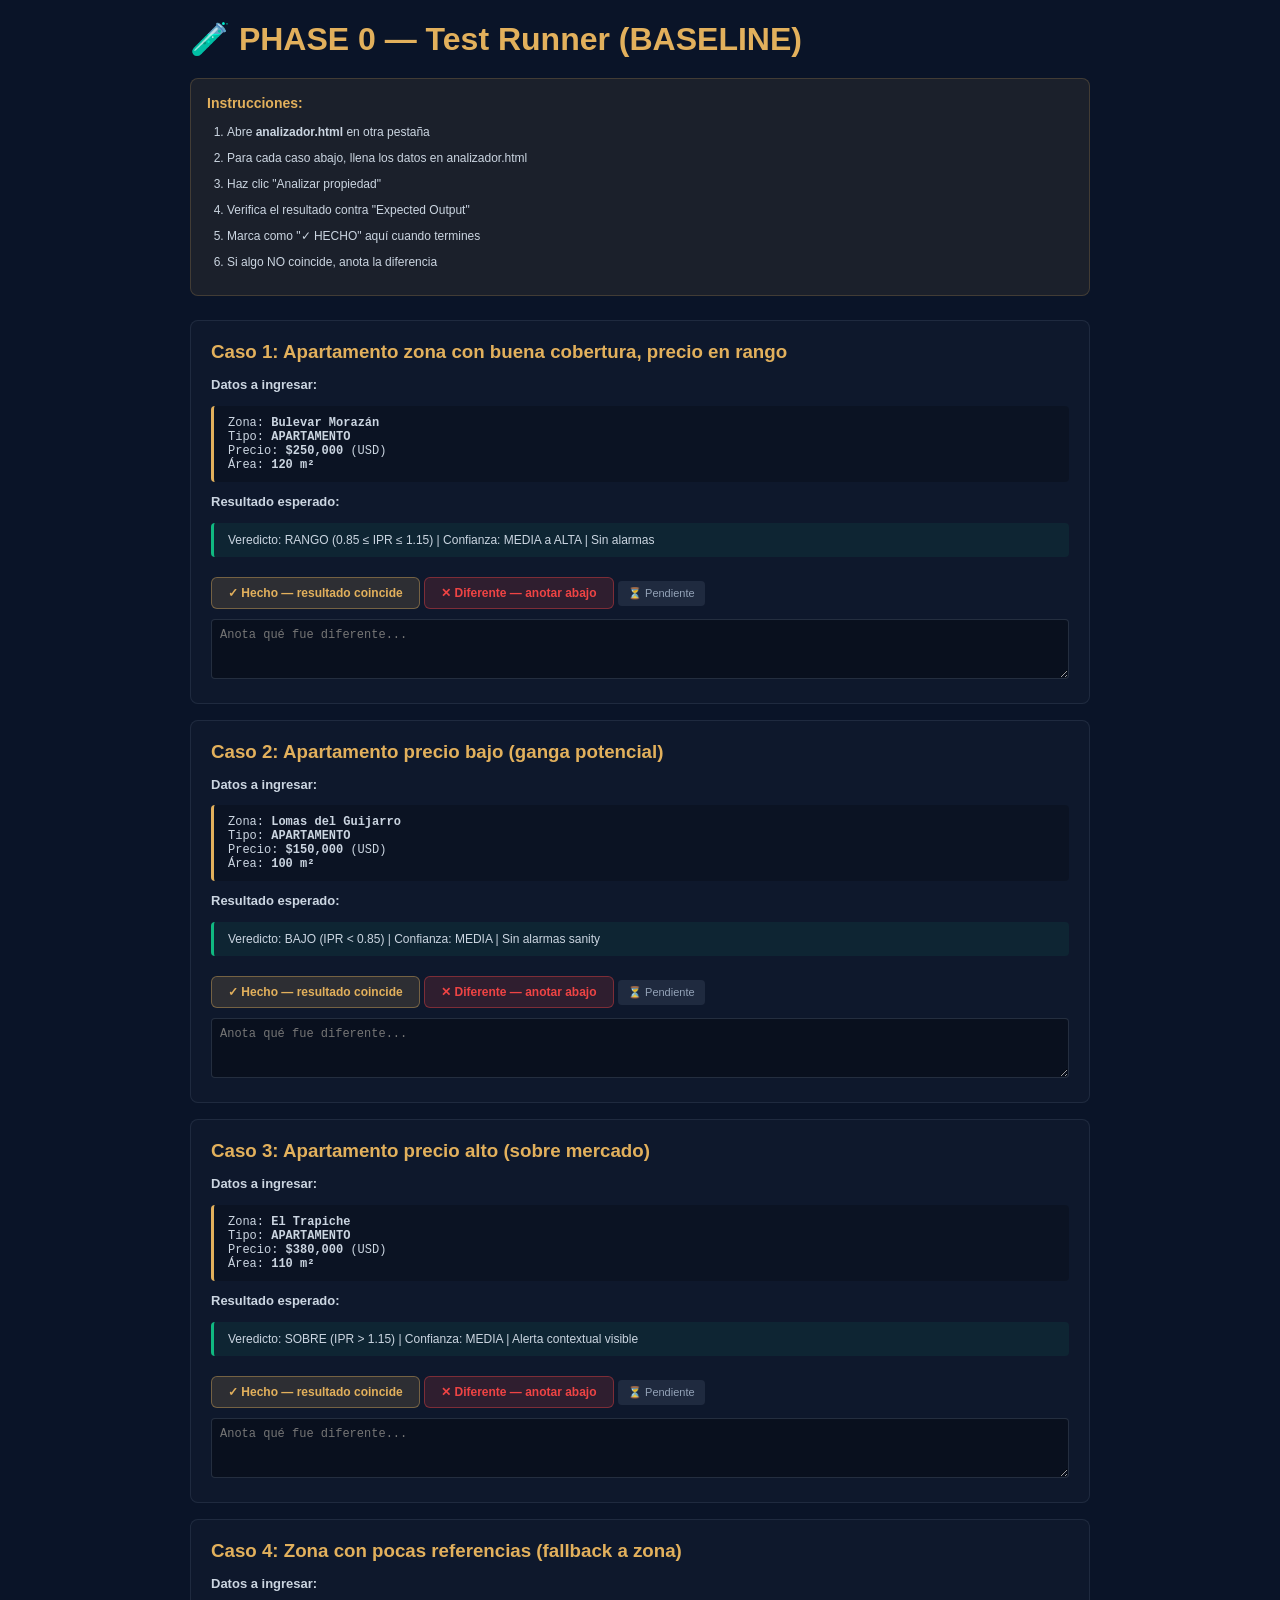
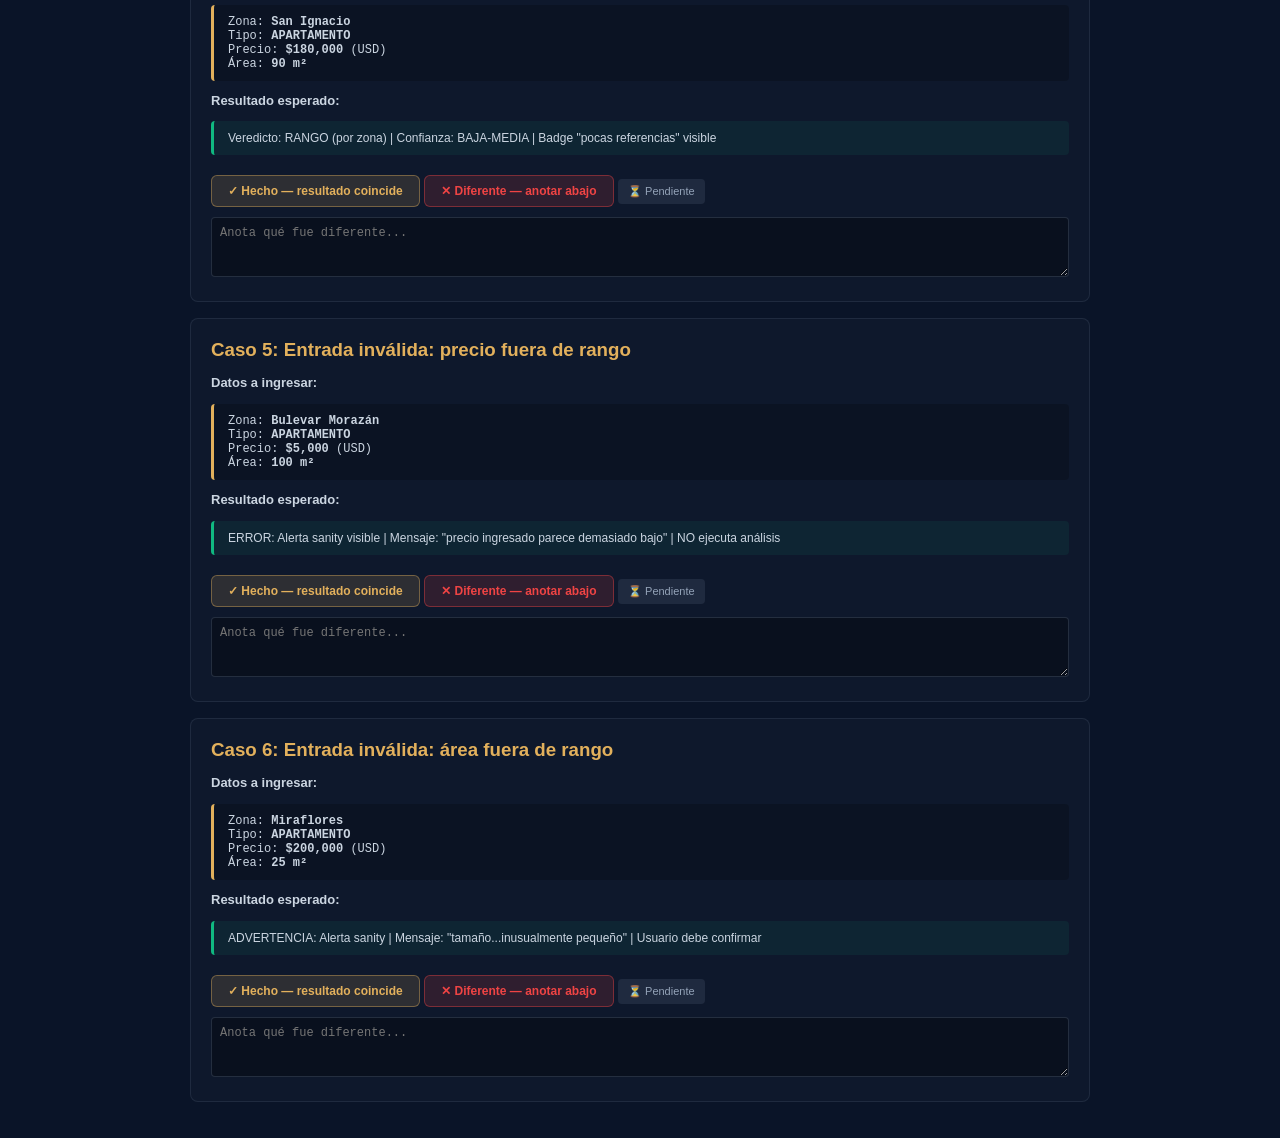
<file: test-runner.html>
<!DOCTYPE html>
<html lang="es">
<head>
  <meta charset="UTF-8">
  <meta name="viewport" content="width=device-width, initial-scale=1.0">
  <title>PHASE 0 — Test Runner</title>
  <style>
    * { margin: 0; padding: 0; box-sizing: border-box; }
    body {
      font-family: -apple-system, BlinkMacSystemFont, 'Segoe UI', Roboto, 'Helvetica Neue', Arial, sans-serif;
      background: #0a1428;
      color: #cbd5e1;
      padding: 20px;
    }
    .container { max-width: 900px; margin: 0 auto; }
    h1 { color: #e2b05c; margin-bottom: 20px; }
    .test-case {
      background: rgba(255,255,255,0.02);
      border: 1px solid rgba(100,116,139,0.2);
      border-radius: 8px;
      padding: 20px;
      margin-bottom: 16px;
    }
    .test-case h3 { color: #e2b05c; margin-bottom: 12px; }
    .test-case p { font-size: 13px; line-height: 1.6; margin-bottom: 8px; }
    .input-box {
      background: rgba(0,0,0,0.2);
      border-left: 3px solid #e2b05c;
      padding: 10px 14px;
      border-radius: 4px;
      font-family: 'Courier New', monospace;
      font-size: 12px;
      margin: 10px 0;
    }
    .expected-box {
      background: rgba(16,185,129,0.08);
      border-left: 3px solid #10b981;
      padding: 10px 14px;
      border-radius: 4px;
      font-size: 12px;
      margin: 10px 0;
    }
    .error-box {
      background: rgba(239,68,68,0.08);
      border-left: 3px solid #ef4444;
      padding: 10px 14px;
      border-radius: 4px;
      font-size: 12px;
      margin: 10px 0;
    }
    .instructions {
      background: rgba(226,176,92,0.08);
      border: 1px solid rgba(226,176,92,0.2);
      border-radius: 8px;
      padding: 16px;
      margin-bottom: 24px;
    }
    .instructions h2 { color: #e2b05c; font-size: 14px; margin-bottom: 12px; }
    .instructions ol { margin-left: 20px; }
    .instructions li { margin-bottom: 8px; font-size: 12px; line-height: 1.5; }
    button {
      background: rgba(226,176,92,0.15);
      border: 1px solid rgba(226,176,92,0.4);
      color: #e2b05c;
      padding: 8px 16px;
      border-radius: 6px;
      font-size: 12px;
      font-weight: 600;
      cursor: pointer;
      margin-top: 10px;
    }
    button:hover {
      background: rgba(226,176,92,0.25);
    }
    .status { font-size: 11px; margin-top: 8px; padding: 6px 10px; border-radius: 4px; display: inline-block; }
    .status.pending { background: rgba(100,116,139,0.2); color: #94a3b8; }
    .status.done { background: rgba(34,197,94,0.2); color: #4ade80; }
  </style>
</head>
<body>
  <div class="container">
    <h1>🧪 PHASE 0 — Test Runner (BASELINE)</h1>

    <div class="instructions">
      <h2>Instrucciones:</h2>
      <ol>
        <li>Abre <strong>analizador.html</strong> en otra pestaña</li>
        <li>Para cada caso abajo, llena los datos en analizador.html</li>
        <li>Haz clic "Analizar propiedad"</li>
        <li>Verifica el resultado contra "Expected Output"</li>
        <li>Marca como "✓ HECHO" aquí cuando termines</li>
        <li>Si algo NO coincide, anota la diferencia</li>
      </ol>
    </div>

    <div id="cases-container"></div>
  </div>

  <script>
    const TEST_CASES = [
      {
        id: 1,
        titulo: 'Apartamento zona con buena cobertura, precio en rango',
        input: { zona: 'Bulevar Morazán', tipo: 'APARTAMENTO', precio: 250000, area: 120, moneda: 'USD' },
        expected: 'Veredicto: RANGO (0.85 ≤ IPR ≤ 1.15) | Confianza: MEDIA a ALTA | Sin alarmas'
      },
      {
        id: 2,
        titulo: 'Apartamento precio bajo (ganga potencial)',
        input: { zona: 'Lomas del Guijarro', tipo: 'APARTAMENTO', precio: 150000, area: 100, moneda: 'USD' },
        expected: 'Veredicto: BAJO (IPR < 0.85) | Confianza: MEDIA | Sin alarmas sanity'
      },
      {
        id: 3,
        titulo: 'Apartamento precio alto (sobre mercado)',
        input: { zona: 'El Trapiche', tipo: 'APARTAMENTO', precio: 380000, area: 110, moneda: 'USD' },
        expected: 'Veredicto: SOBRE (IPR > 1.15) | Confianza: MEDIA | Alerta contextual visible'
      },
      {
        id: 4,
        titulo: 'Zona con pocas referencias (fallback a zona)',
        input: { zona: 'San Ignacio', tipo: 'APARTAMENTO', precio: 180000, area: 90, moneda: 'USD' },
        expected: 'Veredicto: RANGO (por zona) | Confianza: BAJA-MEDIA | Badge "pocas referencias" visible'
      },
      {
        id: 5,
        titulo: 'Entrada inválida: precio fuera de rango',
        input: { zona: 'Bulevar Morazán', tipo: 'APARTAMENTO', precio: 5000, area: 100, moneda: 'USD' },
        expected: 'ERROR: Alerta sanity visible | Mensaje: "precio ingresado parece demasiado bajo" | NO ejecuta análisis'
      },
      {
        id: 6,
        titulo: 'Entrada inválida: área fuera de rango',
        input: { zona: 'Miraflores', tipo: 'APARTAMENTO', precio: 200000, area: 25, moneda: 'USD' },
        expected: 'ADVERTENCIA: Alerta sanity | Mensaje: "tamaño...inusualmente pequeño" | Usuario debe confirmar'
      }
    ];

    const container = document.getElementById('cases-container');

    TEST_CASES.forEach(tc => {
      const div = document.createElement('div');
      div.className = 'test-case';
      div.innerHTML = `
        <h3>Caso ${tc.id}: ${tc.titulo}</h3>
        <p><strong>Datos a ingresar:</strong></p>
        <div class="input-box">
          Zona: <strong>${tc.input.zona}</strong><br>
          Tipo: <strong>${tc.input.tipo}</strong><br>
          Precio: <strong>$${tc.input.precio.toLocaleString()}</strong> (${tc.input.moneda})<br>
          Área: <strong>${tc.input.area} m²</strong>
        </div>
        <p><strong>Resultado esperado:</strong></p>
        <div class="expected-box">${tc.expected}</div>
        <div>
          <button onclick="marcarDone(${tc.id})">✓ Hecho — resultado coincide</button>
          <button onclick="marcarError(${tc.id})" style="background:rgba(239,68,68,0.15);border-color:rgba(239,68,68,0.4);color:#ef4444;">✕ Diferente — anotar abajo</button>
          <div id="status-${tc.id}" class="status pending">⏳ Pendiente</div>
          <textarea id="notes-${tc.id}" placeholder="Anota qué fue diferente..." style="width:100%;height:60px;margin-top:10px;padding:8px;background:rgba(0,0,0,0.3);border:1px solid rgba(100,116,139,0.3);color:#cbd5e1;border-radius:4px;font-size:12px;font-family:monospace;" disabled></textarea>
        </div>
      `;
      container.appendChild(div);
    });

    window.marcarDone = function(id) {
      const status = document.getElementById(`status-${id}`);
      status.textContent = '✓ PASÓ';
      status.className = 'status done';
    };

    window.marcarError = function(id) {
      const notes = document.getElementById(`notes-${id}`);
      notes.disabled = false;
      notes.focus();
      const status = document.getElementById(`status-${id}`);
      status.textContent = '✕ FALLÓ';
      status.className = 'status';
      status.style.background = 'rgba(239,68,68,0.2)';
      status.style.color = '#ef4444';
    };
  </script>
</body>
</html>
</file>
